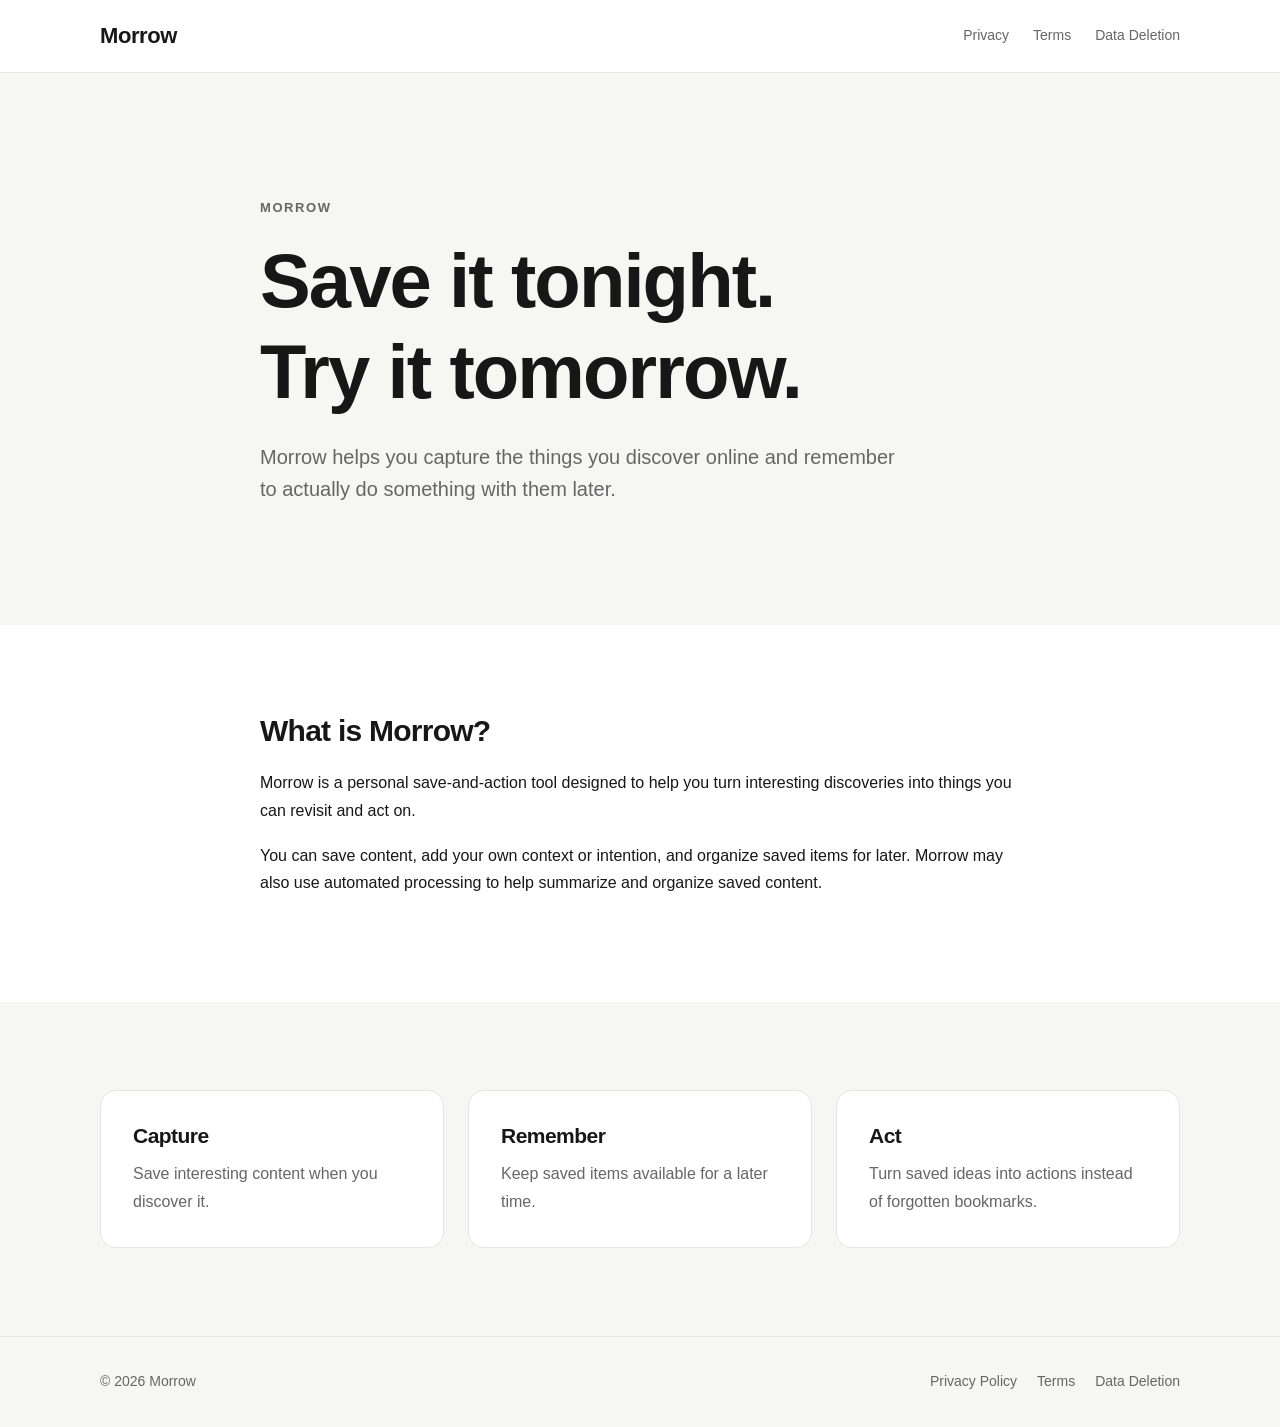
<file: index.html>
<!DOCTYPE html>
<html lang="en">
<head>
  <meta charset="UTF-8">
  <meta name="viewport" content="width=device-width, initial-scale=1.0">
  <meta
    name="description"
    content="Morrow helps you save things you discover and remember to act on them later."
  >
  <title>Morrow — Save it tonight. Try it tomorrow.</title>
  <link rel="stylesheet" href="./style.css">
</head>

<body>
  <header class="site-header">
    <div class="container nav">
      <a class="brand" href="./index.html">Morrow</a>

      <nav aria-label="Main navigation">
        <a href="./privacy-policy.html">Privacy</a>
        <a href="./terms.html">Terms</a>
        <a href="./data-deletion.html">Data Deletion</a>
      </nav>
    </div>
  </header>

  <main>
    <section class="hero">
      <div class="container hero-content">
        <span class="eyebrow">Morrow</span>

        <h1>Save it tonight.<br>Try it tomorrow.</h1>

        <p class="hero-text">
          Morrow helps you capture the things you discover online and
          remember to actually do something with them later.
        </p>
      </div>
    </section>

    <section class="section">
      <div class="container narrow">
        <h2>What is Morrow?</h2>

        <p>
          Morrow is a personal save-and-action tool designed to help you
          turn interesting discoveries into things you can revisit and act on.
        </p>

        <p>
          You can save content, add your own context or intention, and
          organize saved items for later. Morrow may also use automated
          processing to help summarize and organize saved content.
        </p>
      </div>
    </section>

    <section class="section section-muted">
      <div class="container cards">
        <div class="card">
          <h3>Capture</h3>
          <p>
            Save interesting content when you discover it.
          </p>
        </div>

        <div class="card">
          <h3>Remember</h3>
          <p>
            Keep saved items available for a later time.
          </p>
        </div>

        <div class="card">
          <h3>Act</h3>
          <p>
            Turn saved ideas into actions instead of forgotten bookmarks.
          </p>
        </div>
      </div>
    </section>
  </main>

  <footer class="site-footer">
    <div class="container footer-content">
      <span>© 2026 Morrow</span>

      <div>
        <a href="./privacy-policy.html">Privacy Policy</a>
        <a href="./terms.html">Terms</a>
        <a href="./data-deletion.html">Data Deletion</a>
      </div>
    </div>
  </footer>
</body>
</html>
</file>
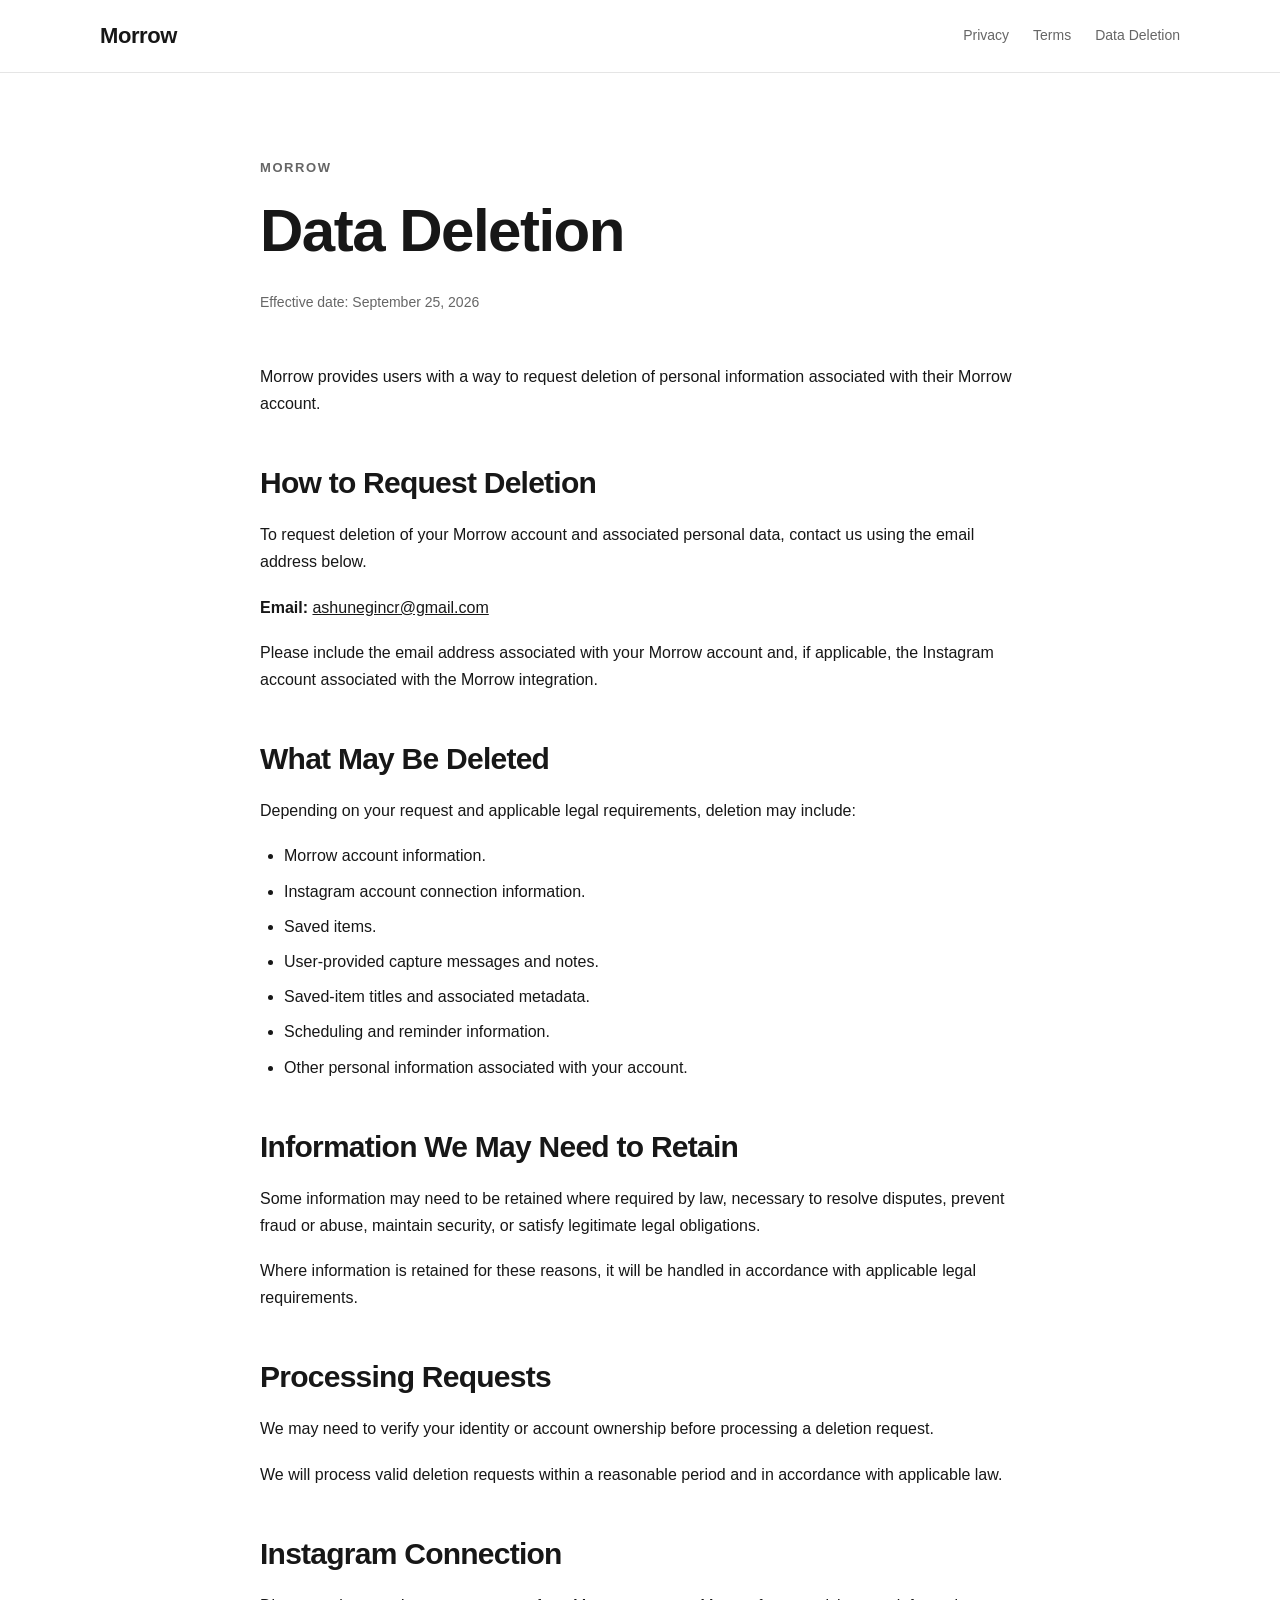
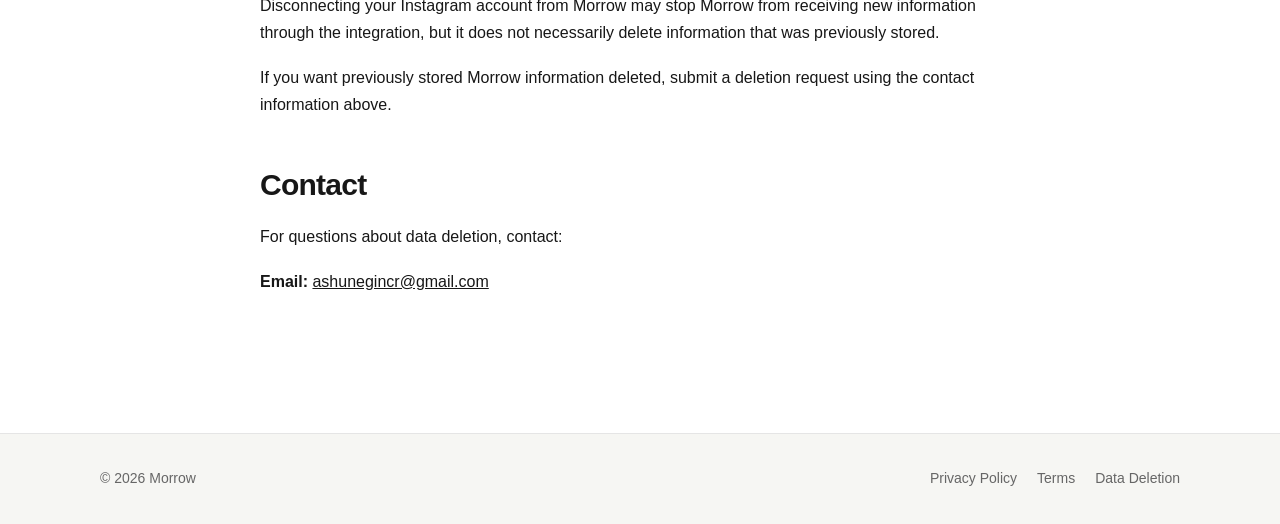
<file: data-deletion.html>
<!DOCTYPE html>
<html lang="en">
<head>
  <meta charset="UTF-8">
  <meta name="viewport" content="width=device-width, initial-scale=1.0">

  <title>Data Deletion — Morrow</title>

  <link rel="stylesheet" href="./style.css">
</head>

<body>
  <header class="site-header">
    <div class="container nav">
      <a class="brand" href="./index.html">Morrow</a>

      <nav aria-label="Main navigation">
        <a href="./privacy-policy.html">Privacy</a>
        <a href="./terms.html">Terms</a>
        <a href="./data-deletion.html">Data Deletion</a>
      </nav>
    </div>
  </header>

  <main class="legal-page">
    <div class="container narrow">
      <span class="eyebrow">Morrow</span>

      <h1>Data Deletion</h1>

      <p class="last-updated">
        Effective date: September 25, 2026
      </p>

      <p>
        Morrow provides users with a way to request deletion of personal
        information associated with their Morrow account.
      </p>

      <h2>How to Request Deletion</h2>

      <p>
        To request deletion of your Morrow account and associated personal
        data, contact us using the email address below.
      </p>

      <p>
        <strong>Email:</strong>
        <a href="mailto:ashunegincr@gmail.com">
          ashunegincr@gmail.com
        </a>
      </p>

      <p>
        Please include the email address associated with your Morrow account
        and, if applicable, the Instagram account associated with the Morrow
        integration.
      </p>

      <h2>What May Be Deleted</h2>

      <p>
        Depending on your request and applicable legal requirements, deletion
        may include:
      </p>

      <ul>
        <li>Morrow account information.</li>
        <li>Instagram account connection information.</li>
        <li>Saved items.</li>
        <li>User-provided capture messages and notes.</li>
        <li>Saved-item titles and associated metadata.</li>
        <li>Scheduling and reminder information.</li>
        <li>Other personal information associated with your account.</li>
      </ul>

      <h2>Information We May Need to Retain</h2>

      <p>
        Some information may need to be retained where required by law,
        necessary to resolve disputes, prevent fraud or abuse, maintain
        security, or satisfy legitimate legal obligations.
      </p>

      <p>
        Where information is retained for these reasons, it will be handled
        in accordance with applicable legal requirements.
      </p>

      <h2>Processing Requests</h2>

      <p>
        We may need to verify your identity or account ownership before
        processing a deletion request.
      </p>

      <p>
        We will process valid deletion requests within a reasonable period
        and in accordance with applicable law.
      </p>

      <h2>Instagram Connection</h2>

      <p>
        Disconnecting your Instagram account from Morrow may stop Morrow from
        receiving new information through the integration, but it does not
        necessarily delete information that was previously stored.
      </p>

      <p>
        If you want previously stored Morrow information deleted, submit a
        deletion request using the contact information above.
      </p>

      <h2>Contact</h2>

      <p>
        For questions about data deletion, contact:
      </p>

      <p>
        <strong>Email:</strong>
        <a href="mailto:ashunegincr@gmail.com">
          ashunegincr@gmail.com
        </a>
      </p>
    </div>
  </main>

  <footer class="site-footer">
    <div class="container footer-content">
      <span>© 2026 Morrow</span>

      <div>
        <a href="./privacy-policy.html">Privacy Policy</a>
        <a href="./terms.html">Terms</a>
        <a href="./data-deletion.html">Data Deletion</a>
      </div>
    </div>
  </footer>
</body>
</html>
</file>
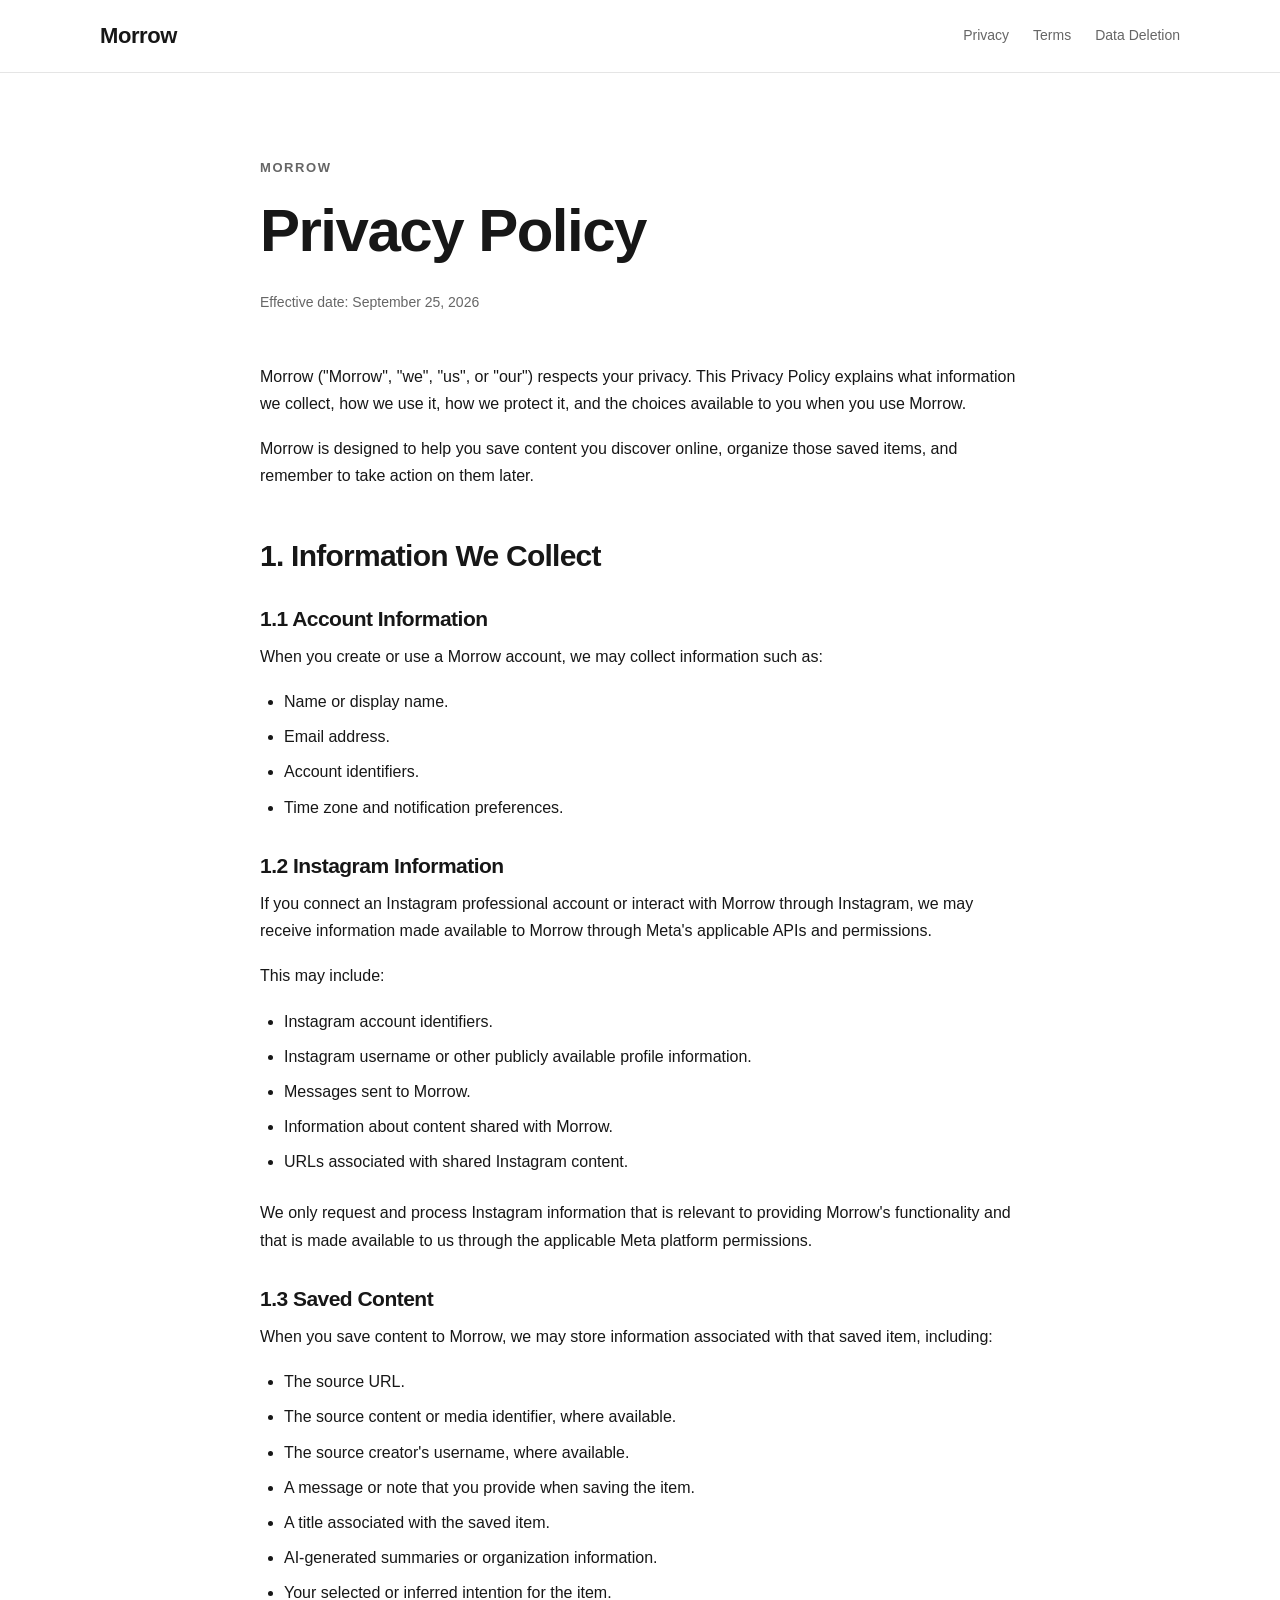
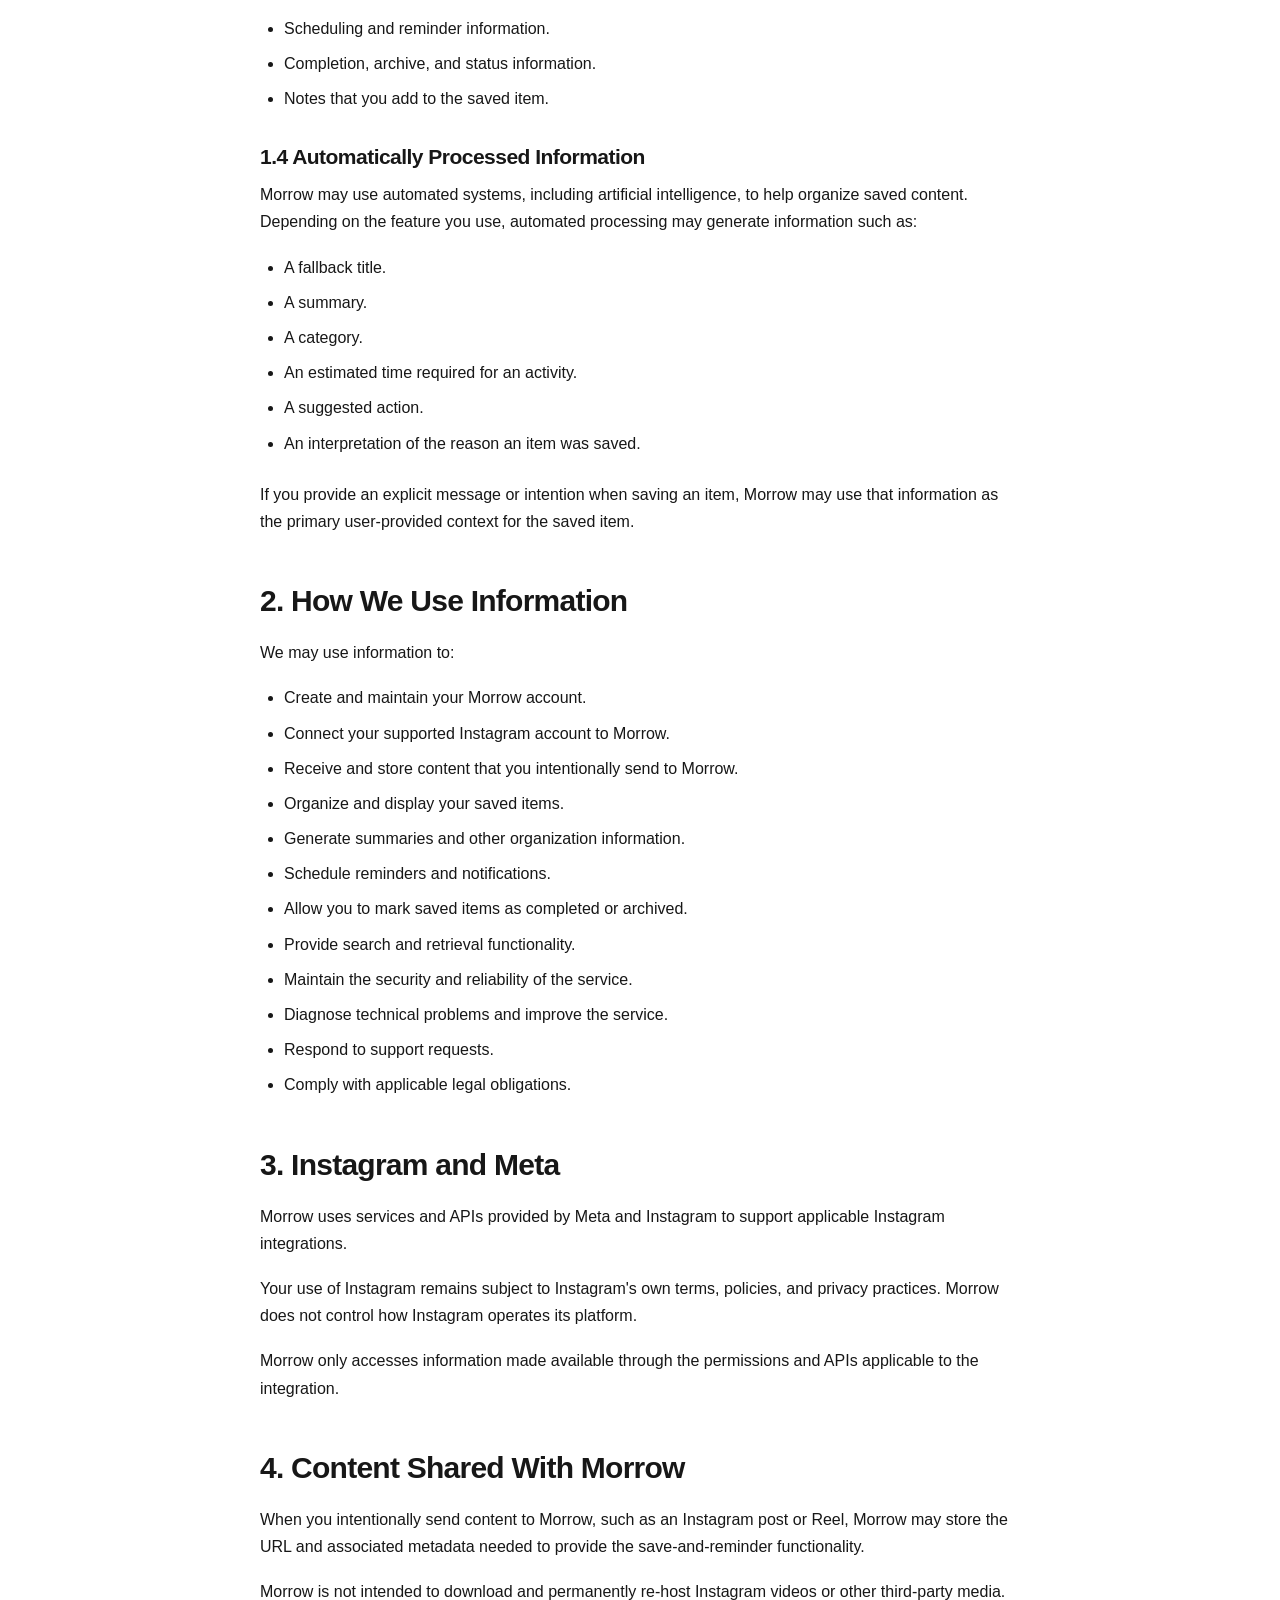
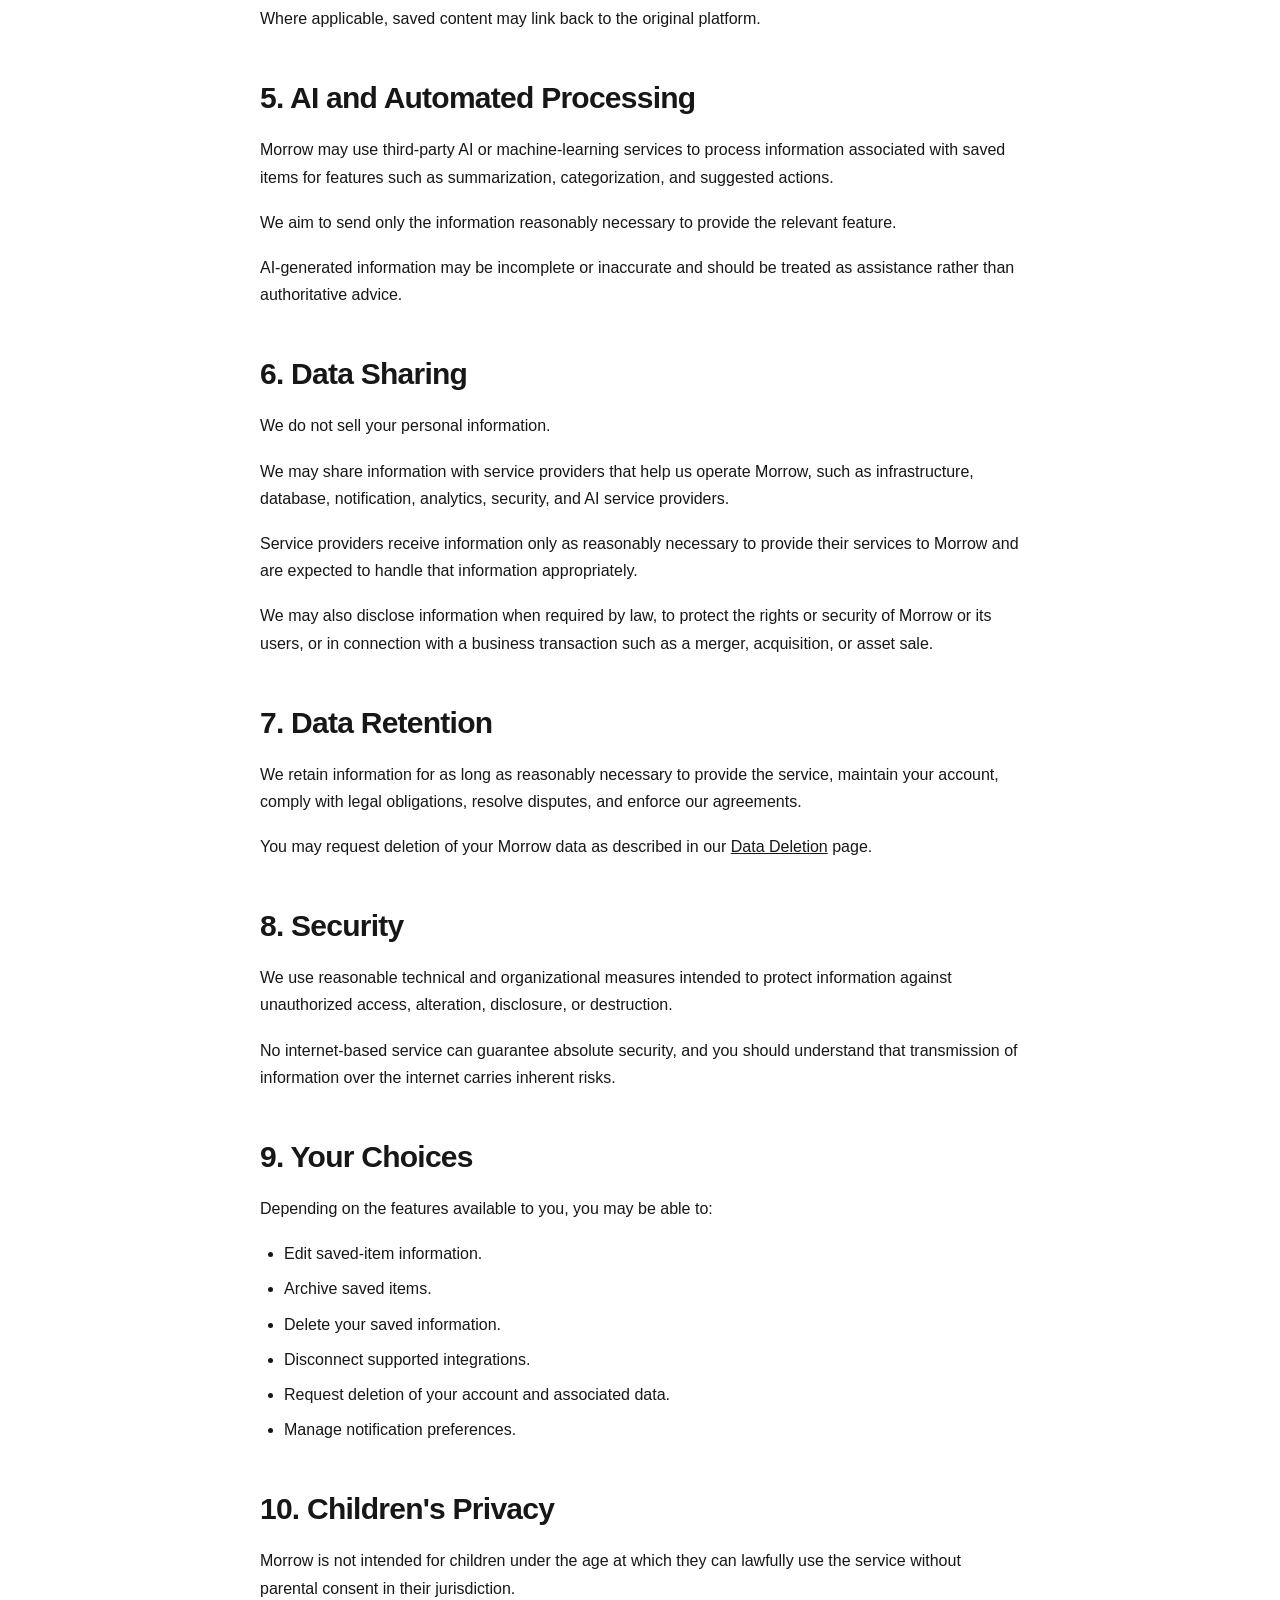
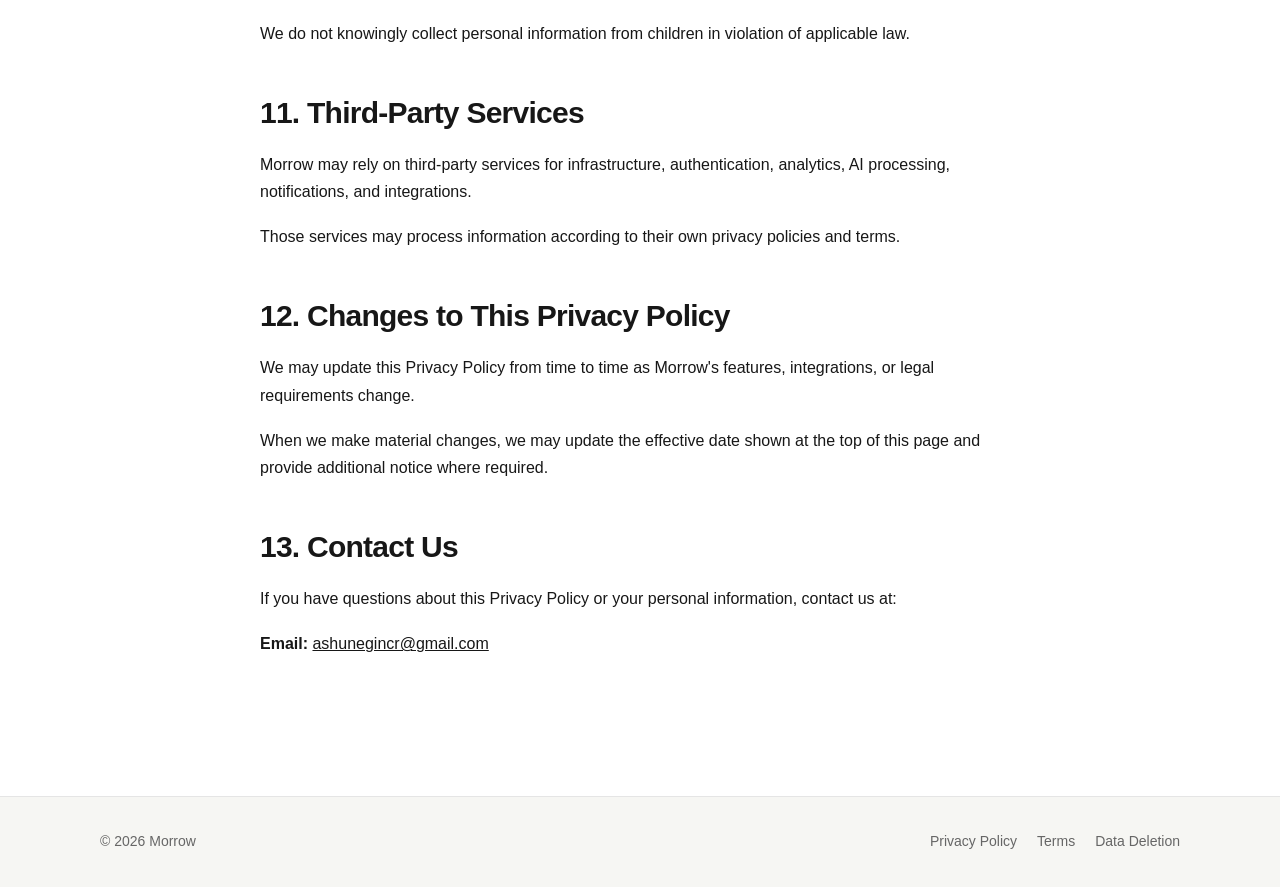
<file: privacy-policy.html>
<!DOCTYPE html>
<html lang="en">
<head>
  <meta charset="UTF-8">
  <meta name="viewport" content="width=device-width, initial-scale=1.0">

  <meta
    name="description"
    content="Morrow Privacy Policy"
  >

  <title>Privacy Policy — Morrow</title>

  <link rel="stylesheet" href="./style.css">
</head>

<body>
  <header class="site-header">
    <div class="container nav">
      <a class="brand" href="./index.html">Morrow</a>

      <nav aria-label="Main navigation">
        <a href="./privacy-policy.html">Privacy</a>
        <a href="./terms.html">Terms</a>
        <a href="./data-deletion.html">Data Deletion</a>
      </nav>
    </div>
  </header>

  <main class="legal-page">
    <div class="container narrow">
      <span class="eyebrow">Morrow</span>

      <h1>Privacy Policy</h1>

      <p class="last-updated">
        Effective date: September 25, 2026
      </p>

      <p>
        Morrow ("Morrow", "we", "us", or "our") respects your privacy.
        This Privacy Policy explains what information we collect, how we
        use it, how we protect it, and the choices available to you when
        you use Morrow.
      </p>

      <p>
        Morrow is designed to help you save content you discover online,
        organize those saved items, and remember to take action on them
        later.
      </p>

      <h2>1. Information We Collect</h2>

      <h3>1.1 Account Information</h3>

      <p>
        When you create or use a Morrow account, we may collect information
        such as:
      </p>

      <ul>
        <li>Name or display name.</li>
        <li>Email address.</li>
        <li>Account identifiers.</li>
        <li>Time zone and notification preferences.</li>
      </ul>

      <h3>1.2 Instagram Information</h3>

      <p>
        If you connect an Instagram professional account or interact with
        Morrow through Instagram, we may receive information made available
        to Morrow through Meta's applicable APIs and permissions.
      </p>

      <p>This may include:</p>

      <ul>
        <li>Instagram account identifiers.</li>
        <li>Instagram username or other publicly available profile information.</li>
        <li>Messages sent to Morrow.</li>
        <li>Information about content shared with Morrow.</li>
        <li>URLs associated with shared Instagram content.</li>
      </ul>

      <p>
        We only request and process Instagram information that is relevant
        to providing Morrow's functionality and that is made available to
        us through the applicable Meta platform permissions.
      </p>

      <h3>1.3 Saved Content</h3>

      <p>
        When you save content to Morrow, we may store information associated
        with that saved item, including:
      </p>

      <ul>
        <li>The source URL.</li>
        <li>The source content or media identifier, where available.</li>
        <li>The source creator's username, where available.</li>
        <li>A message or note that you provide when saving the item.</li>
        <li>A title associated with the saved item.</li>
        <li>AI-generated summaries or organization information.</li>
        <li>Your selected or inferred intention for the item.</li>
        <li>Scheduling and reminder information.</li>
        <li>Completion, archive, and status information.</li>
        <li>Notes that you add to the saved item.</li>
      </ul>

      <h3>1.4 Automatically Processed Information</h3>

      <p>
        Morrow may use automated systems, including artificial intelligence,
        to help organize saved content. Depending on the feature you use,
        automated processing may generate information such as:
      </p>

      <ul>
        <li>A fallback title.</li>
        <li>A summary.</li>
        <li>A category.</li>
        <li>An estimated time required for an activity.</li>
        <li>A suggested action.</li>
        <li>An interpretation of the reason an item was saved.</li>
      </ul>

      <p>
        If you provide an explicit message or intention when saving an item,
        Morrow may use that information as the primary user-provided context
        for the saved item.
      </p>

      <h2>2. How We Use Information</h2>

      <p>We may use information to:</p>

      <ul>
        <li>Create and maintain your Morrow account.</li>
        <li>Connect your supported Instagram account to Morrow.</li>
        <li>Receive and store content that you intentionally send to Morrow.</li>
        <li>Organize and display your saved items.</li>
        <li>Generate summaries and other organization information.</li>
        <li>Schedule reminders and notifications.</li>
        <li>Allow you to mark saved items as completed or archived.</li>
        <li>Provide search and retrieval functionality.</li>
        <li>Maintain the security and reliability of the service.</li>
        <li>Diagnose technical problems and improve the service.</li>
        <li>Respond to support requests.</li>
        <li>Comply with applicable legal obligations.</li>
      </ul>

      <h2>3. Instagram and Meta</h2>

      <p>
        Morrow uses services and APIs provided by Meta and Instagram to
        support applicable Instagram integrations.
      </p>

      <p>
        Your use of Instagram remains subject to Instagram's own terms,
        policies, and privacy practices. Morrow does not control how
        Instagram operates its platform.
      </p>

      <p>
        Morrow only accesses information made available through the
        permissions and APIs applicable to the integration.
      </p>

      <h2>4. Content Shared With Morrow</h2>

      <p>
        When you intentionally send content to Morrow, such as an Instagram
        post or Reel, Morrow may store the URL and associated metadata needed
        to provide the save-and-reminder functionality.
      </p>

      <p>
        Morrow is not intended to download and permanently re-host Instagram
        videos or other third-party media. Where applicable, saved content
        may link back to the original platform.
      </p>

      <h2>5. AI and Automated Processing</h2>

      <p>
        Morrow may use third-party AI or machine-learning services to process
        information associated with saved items for features such as
        summarization, categorization, and suggested actions.
      </p>

      <p>
        We aim to send only the information reasonably necessary to provide
        the relevant feature.
      </p>

      <p>
        AI-generated information may be incomplete or inaccurate and should
        be treated as assistance rather than authoritative advice.
      </p>

      <h2>6. Data Sharing</h2>

      <p>
        We do not sell your personal information.
      </p>

      <p>
        We may share information with service providers that help us operate
        Morrow, such as infrastructure, database, notification, analytics,
        security, and AI service providers.
      </p>

      <p>
        Service providers receive information only as reasonably necessary
        to provide their services to Morrow and are expected to handle that
        information appropriately.
      </p>

      <p>
        We may also disclose information when required by law, to protect
        the rights or security of Morrow or its users, or in connection with
        a business transaction such as a merger, acquisition, or asset sale.
      </p>

      <h2>7. Data Retention</h2>

      <p>
        We retain information for as long as reasonably necessary to provide
        the service, maintain your account, comply with legal obligations,
        resolve disputes, and enforce our agreements.
      </p>

      <p>
        You may request deletion of your Morrow data as described in our
        <a href="./data-deletion.html">Data Deletion</a> page.
      </p>

      <h2>8. Security</h2>

      <p>
        We use reasonable technical and organizational measures intended to
        protect information against unauthorized access, alteration,
        disclosure, or destruction.
      </p>

      <p>
        No internet-based service can guarantee absolute security, and you
        should understand that transmission of information over the internet
        carries inherent risks.
      </p>

      <h2>9. Your Choices</h2>

      <p>
        Depending on the features available to you, you may be able to:
      </p>

      <ul>
        <li>Edit saved-item information.</li>
        <li>Archive saved items.</li>
        <li>Delete your saved information.</li>
        <li>Disconnect supported integrations.</li>
        <li>Request deletion of your account and associated data.</li>
        <li>Manage notification preferences.</li>
      </ul>

      <h2>10. Children's Privacy</h2>

      <p>
        Morrow is not intended for children under the age at which they can
        lawfully use the service without parental consent in their
        jurisdiction.
      </p>

      <p>
        We do not knowingly collect personal information from children in
        violation of applicable law.
      </p>

      <h2>11. Third-Party Services</h2>

      <p>
        Morrow may rely on third-party services for infrastructure,
        authentication, analytics, AI processing, notifications, and
        integrations.
      </p>

      <p>
        Those services may process information according to their own
        privacy policies and terms.
      </p>

      <h2>12. Changes to This Privacy Policy</h2>

      <p>
        We may update this Privacy Policy from time to time as Morrow's
        features, integrations, or legal requirements change.
      </p>

      <p>
        When we make material changes, we may update the effective date
        shown at the top of this page and provide additional notice where
        required.
      </p>

      <h2>13. Contact Us</h2>

      <p>
        If you have questions about this Privacy Policy or your personal
        information, contact us at:
      </p>

      <p>
        <strong>Email:</strong>
        <a href="mailto:ashunegincr@gmail.com">
          ashunegincr@gmail.com
        </a>
      </p>
    </div>
  </main>

  <footer class="site-footer">
    <div class="container footer-content">
      <span>© 2026 Morrow</span>

      <div>
        <a href="./privacy-policy.html">Privacy Policy</a>
        <a href="./terms.html">Terms</a>
        <a href="./data-deletion.html">Data Deletion</a>
      </div>
    </div>
  </footer>
</body>
</html>
</file>
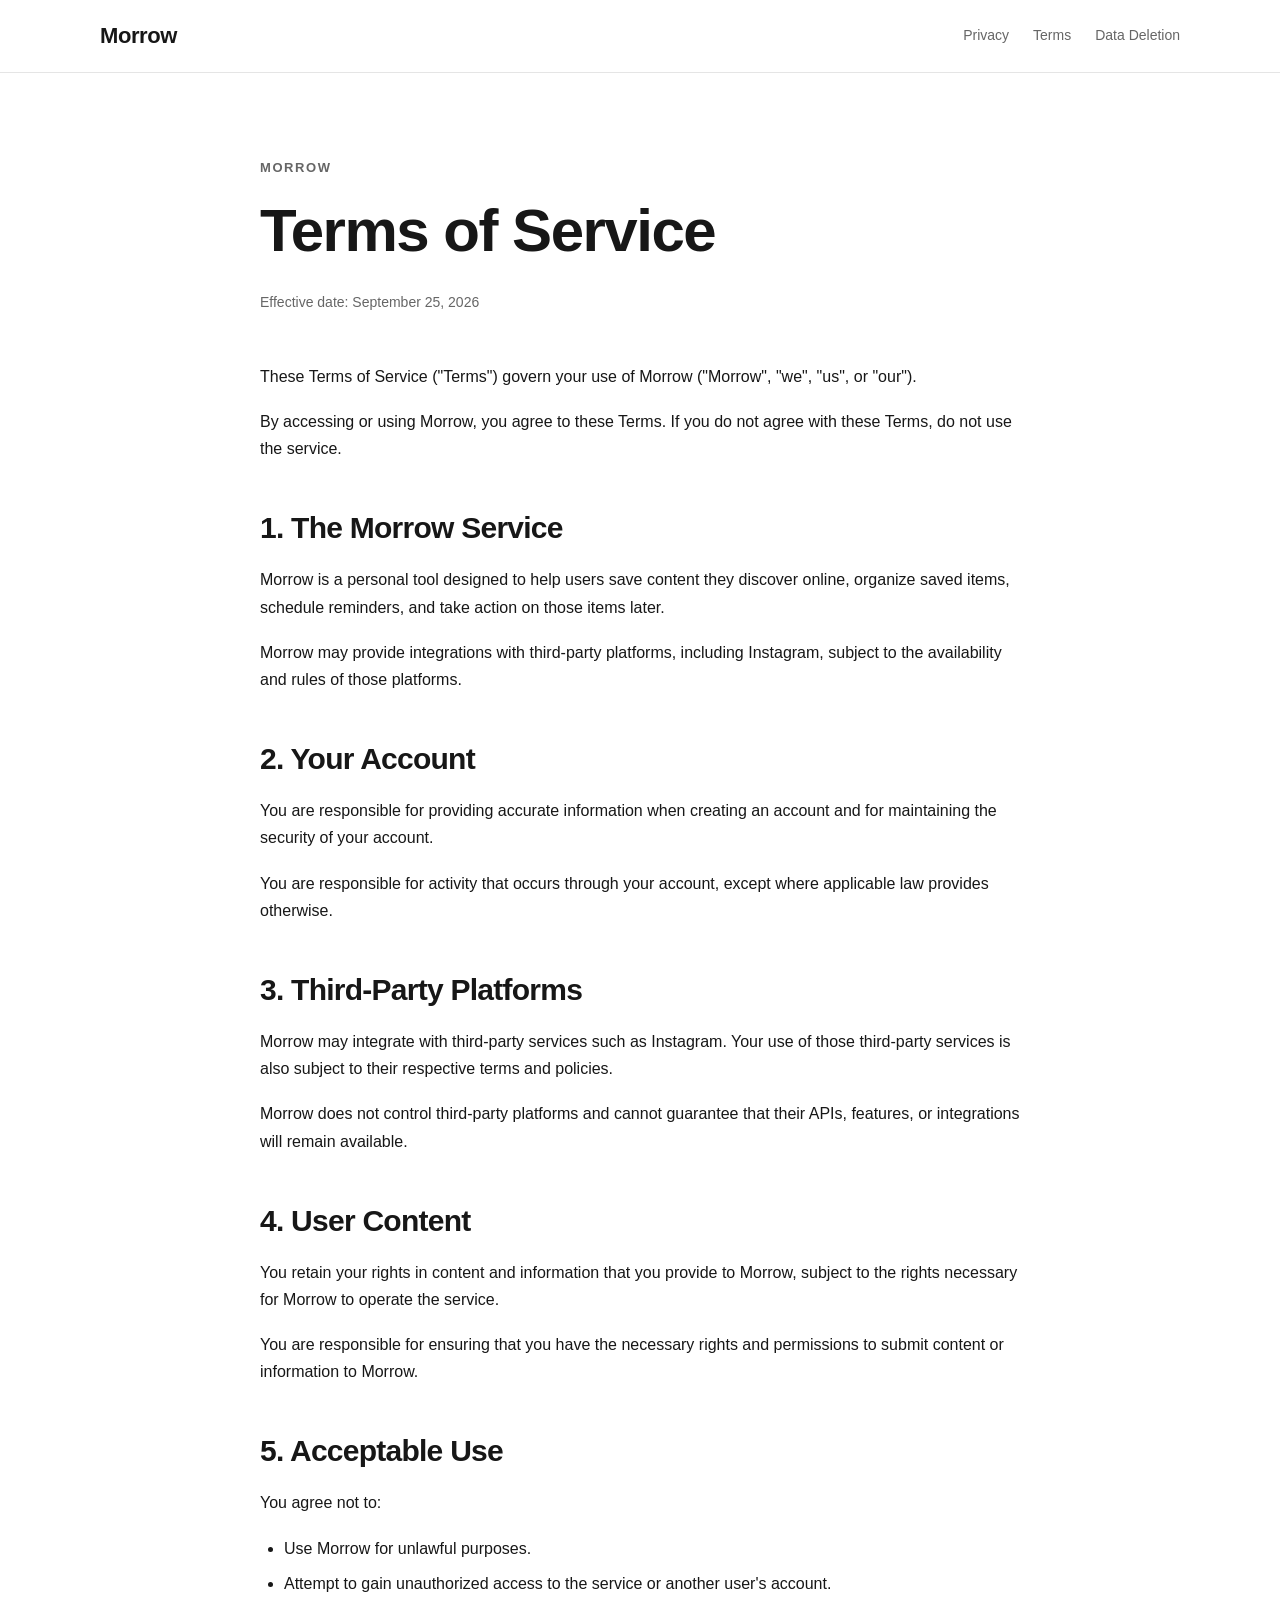
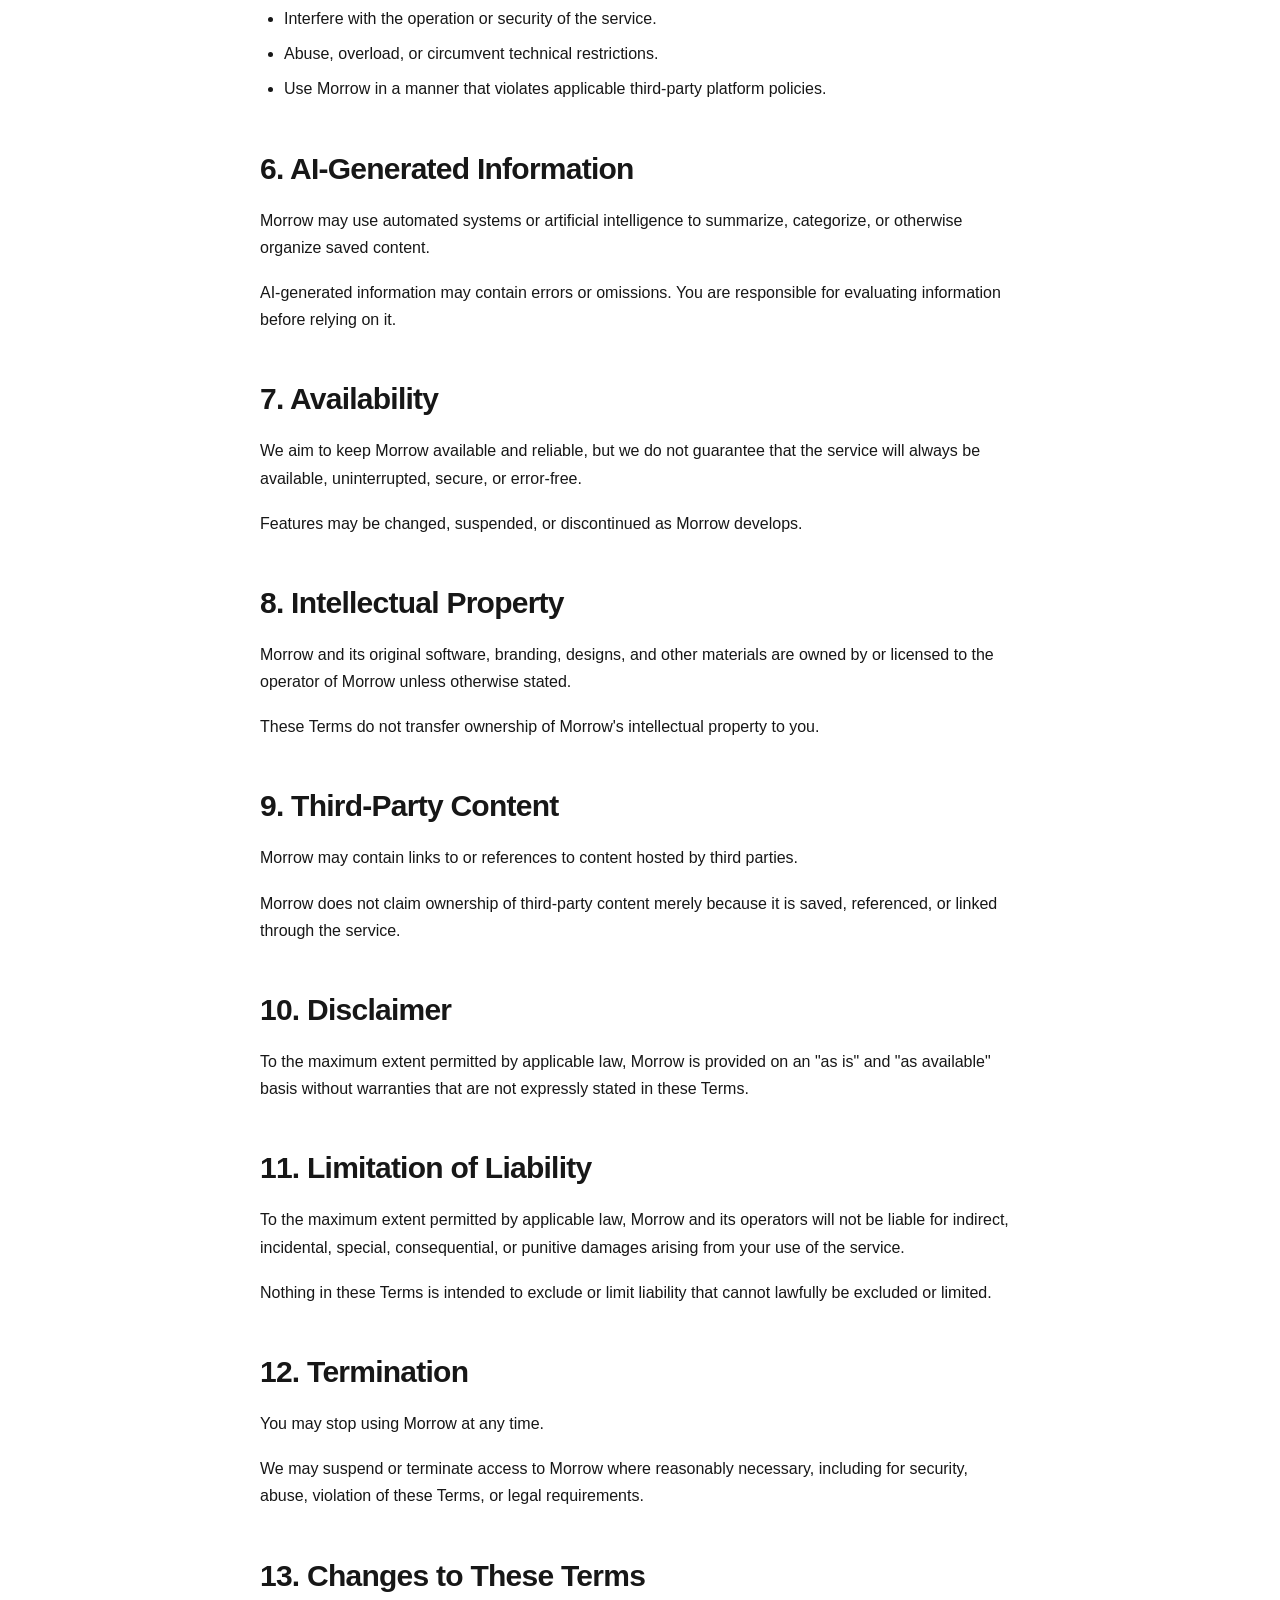
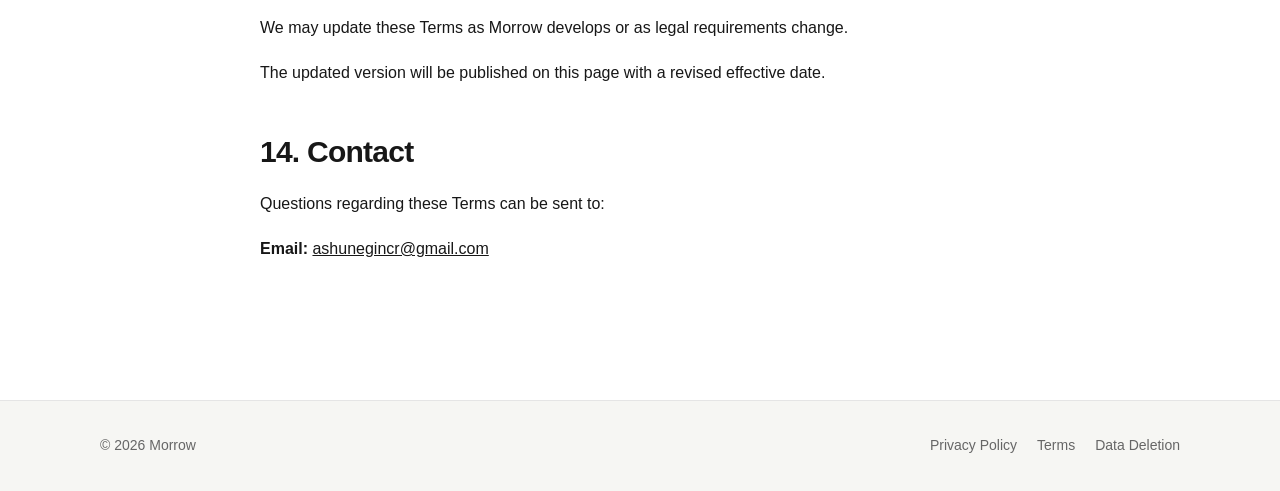
<file: terms.html>
<!DOCTYPE html>
<html lang="en">
<head>
  <meta charset="UTF-8">
  <meta name="viewport" content="width=device-width, initial-scale=1.0">

  <title>Terms of Service — Morrow</title>

  <link rel="stylesheet" href="./style.css">
</head>

<body>
  <header class="site-header">
    <div class="container nav">
      <a class="brand" href="./index.html">Morrow</a>

      <nav aria-label="Main navigation">
        <a href="./privacy-policy.html">Privacy</a>
        <a href="./terms.html">Terms</a>
        <a href="./data-deletion.html">Data Deletion</a>
      </nav>
    </div>
  </header>

  <main class="legal-page">
    <div class="container narrow">
      <span class="eyebrow">Morrow</span>

      <h1>Terms of Service</h1>

      <p class="last-updated">
        Effective date: September 25, 2026
      </p>

      <p>
        These Terms of Service ("Terms") govern your use of Morrow
        ("Morrow", "we", "us", or "our").
      </p>

      <p>
        By accessing or using Morrow, you agree to these Terms. If you do not
        agree with these Terms, do not use the service.
      </p>

      <h2>1. The Morrow Service</h2>

      <p>
        Morrow is a personal tool designed to help users save content they
        discover online, organize saved items, schedule reminders, and take
        action on those items later.
      </p>

      <p>
        Morrow may provide integrations with third-party platforms,
        including Instagram, subject to the availability and rules of those
        platforms.
      </p>

      <h2>2. Your Account</h2>

      <p>
        You are responsible for providing accurate information when creating
        an account and for maintaining the security of your account.
      </p>

      <p>
        You are responsible for activity that occurs through your account,
        except where applicable law provides otherwise.
      </p>

      <h2>3. Third-Party Platforms</h2>

      <p>
        Morrow may integrate with third-party services such as Instagram.
        Your use of those third-party services is also subject to their
        respective terms and policies.
      </p>

      <p>
        Morrow does not control third-party platforms and cannot guarantee
        that their APIs, features, or integrations will remain available.
      </p>

      <h2>4. User Content</h2>

      <p>
        You retain your rights in content and information that you provide
        to Morrow, subject to the rights necessary for Morrow to operate the
        service.
      </p>

      <p>
        You are responsible for ensuring that you have the necessary rights
        and permissions to submit content or information to Morrow.
      </p>

      <h2>5. Acceptable Use</h2>

      <p>You agree not to:</p>

      <ul>
        <li>
          Use Morrow for unlawful purposes.
        </li>
        <li>
          Attempt to gain unauthorized access to the service or another
          user's account.
        </li>
        <li>
          Interfere with the operation or security of the service.
        </li>
        <li>
          Abuse, overload, or circumvent technical restrictions.
        </li>
        <li>
          Use Morrow in a manner that violates applicable third-party
          platform policies.
        </li>
      </ul>

      <h2>6. AI-Generated Information</h2>

      <p>
        Morrow may use automated systems or artificial intelligence to
        summarize, categorize, or otherwise organize saved content.
      </p>

      <p>
        AI-generated information may contain errors or omissions. You are
        responsible for evaluating information before relying on it.
      </p>

      <h2>7. Availability</h2>

      <p>
        We aim to keep Morrow available and reliable, but we do not guarantee
        that the service will always be available, uninterrupted, secure, or
        error-free.
      </p>

      <p>
        Features may be changed, suspended, or discontinued as Morrow
        develops.
      </p>

      <h2>8. Intellectual Property</h2>

      <p>
        Morrow and its original software, branding, designs, and other
        materials are owned by or licensed to the operator of Morrow unless
        otherwise stated.
      </p>

      <p>
        These Terms do not transfer ownership of Morrow's intellectual
        property to you.
      </p>

      <h2>9. Third-Party Content</h2>

      <p>
        Morrow may contain links to or references to content hosted by
        third parties.
      </p>

      <p>
        Morrow does not claim ownership of third-party content merely because
        it is saved, referenced, or linked through the service.
      </p>

      <h2>10. Disclaimer</h2>

      <p>
        To the maximum extent permitted by applicable law, Morrow is provided
        on an "as is" and "as available" basis without warranties that are
        not expressly stated in these Terms.
      </p>

      <h2>11. Limitation of Liability</h2>

      <p>
        To the maximum extent permitted by applicable law, Morrow and its
        operators will not be liable for indirect, incidental, special,
        consequential, or punitive damages arising from your use of the
        service.
      </p>

      <p>
        Nothing in these Terms is intended to exclude or limit liability
        that cannot lawfully be excluded or limited.
      </p>

      <h2>12. Termination</h2>

      <p>
        You may stop using Morrow at any time.
      </p>

      <p>
        We may suspend or terminate access to Morrow where reasonably
        necessary, including for security, abuse, violation of these Terms,
        or legal requirements.
      </p>

      <h2>13. Changes to These Terms</h2>

      <p>
        We may update these Terms as Morrow develops or as legal requirements
        change.
      </p>

      <p>
        The updated version will be published on this page with a revised
        effective date.
      </p>

      <h2>14. Contact</h2>

      <p>
        Questions regarding these Terms can be sent to:
      </p>

      <p>
        <strong>Email:</strong>
        <a href="mailto:ashunegincr@gmail.com">
          ashunegincr@gmail.com
        </a>
      </p>
    </div>
  </main>

  <footer class="site-footer">
    <div class="container footer-content">
      <span>© 2026 Morrow</span>

      <div>
        <a href="./privacy-policy.html">Privacy Policy</a>
        <a href="./terms.html">Terms</a>
        <a href="./data-deletion.html">Data Deletion</a>
      </div>
    </div>
  </footer>
</body>
</html>
</file>
<file: style.css>
:root {
  --background: #ffffff;
  --surface: #f6f6f3;
  --text: #171717;
  --muted: #666666;
  --border: #e5e5e5;
  --accent: #171717;
  --max-width: 1080px;
  --content-width: 760px;
}

* {
  box-sizing: border-box;
}

html {
  scroll-behavior: smooth;
}

body {
  margin: 0;
  background: var(--background);
  color: var(--text);
  font-family:
    Inter,
    -apple-system,
    BlinkMacSystemFont,
    "Segoe UI",
    Roboto,
    Helvetica,
    Arial,
    sans-serif;
  line-height: 1.7;
}

a {
  color: inherit;
}

.container {
  width: min(calc(100% - 40px), var(--max-width));
  margin: 0 auto;
}

.narrow {
  width: min(calc(100% - 40px), var(--content-width));
  margin: 0 auto;
}

.site-header {
  border-bottom: 1px solid var(--border);
  background: rgba(255, 255, 255, 0.96);
}

.nav {
  min-height: 72px;
  display: flex;
  align-items: center;
  justify-content: space-between;
  gap: 32px;
}

.brand {
  font-size: 22px;
  font-weight: 700;
  text-decoration: none;
  letter-spacing: -0.02em;
}

nav {
  display: flex;
  align-items: center;
  gap: 24px;
}

nav a {
  color: var(--muted);
  font-size: 14px;
  text-decoration: none;
}

nav a:hover {
  color: var(--text);
}

.hero {
  padding: 120px 0;
  background: var(--surface);
}

.hero-content {
  max-width: var(--content-width);
}

.eyebrow {
  display: inline-block;
  margin-bottom: 16px;
  color: var(--muted);
  font-size: 13px;
  font-weight: 700;
  letter-spacing: 0.12em;
  text-transform: uppercase;
}

h1,
h2,
h3 {
  color: var(--text);
  line-height: 1.2;
  letter-spacing: -0.025em;
}

h1 {
  margin: 0 0 24px;
  font-size: clamp(42px, 7vw, 76px);
}

h2 {
  margin: 48px 0 20px;
  font-size: 30px;
}

h2:first-child {
  margin-top: 0;
}

h3 {
  margin: 32px 0 12px;
  font-size: 21px;
}

p {
  margin: 0 0 18px;
}

ul {
  margin: 0 0 24px;
  padding-left: 24px;
}

li {
  margin-bottom: 8px;
}

.hero-text {
  max-width: 650px;
  margin: 0;
  color: var(--muted);
  font-size: 20px;
  line-height: 1.6;
}

.section {
  padding: 88px 0;
}

.section-muted {
  background: var(--surface);
}

.cards {
  display: grid;
  grid-template-columns: repeat(3, 1fr);
  gap: 24px;
}

.card {
  padding: 32px;
  border: 1px solid var(--border);
  border-radius: 16px;
  background: var(--background);
}

.card h3 {
  margin-top: 0;
}

.card p {
  margin-bottom: 0;
  color: var(--muted);
}

.legal-page {
  padding: 80px 0 120px;
}

.legal-page h1 {
  font-size: clamp(40px, 6vw, 60px);
}

.legal-page h2 {
  margin-top: 48px;
}

.legal-page h3 {
  margin-top: 32px;
}

.last-updated {
  margin-bottom: 48px;
  color: var(--muted);
  font-size: 14px;
}

.site-footer {
  border-top: 1px solid var(--border);
  background: var(--surface);
}

.footer-content {
  min-height: 90px;
  display: flex;
  align-items: center;
  justify-content: space-between;
  gap: 24px;
  color: var(--muted);
  font-size: 14px;
}

.footer-content div {
  display: flex;
  gap: 20px;
}

.footer-content a {
  color: var(--muted);
  text-decoration: none;
}

.footer-content a:hover {
  color: var(--text);
}

@media (max-width: 700px) {
  .container,
  .narrow {
    width: min(calc(100% - 32px), var(--max-width));
  }

  .nav {
    min-height: 64px;
    align-items: flex-start;
    flex-direction: column;
    padding: 18px 0;
    gap: 12px;
  }

  nav {
    flex-wrap: wrap;
    gap: 16px;
  }

  .hero {
    padding: 80px 0;
  }

  .section {
    padding: 64px 0;
  }

  .cards {
    grid-template-columns: 1fr;
  }

  .legal-page {
    padding: 60px 0 80px;
  }

  .footer-content {
    align-items: flex-start;
    flex-direction: column;
    padding: 24px 0;
  }

  .footer-content div {
    flex-wrap: wrap;
  }
}
</file>
